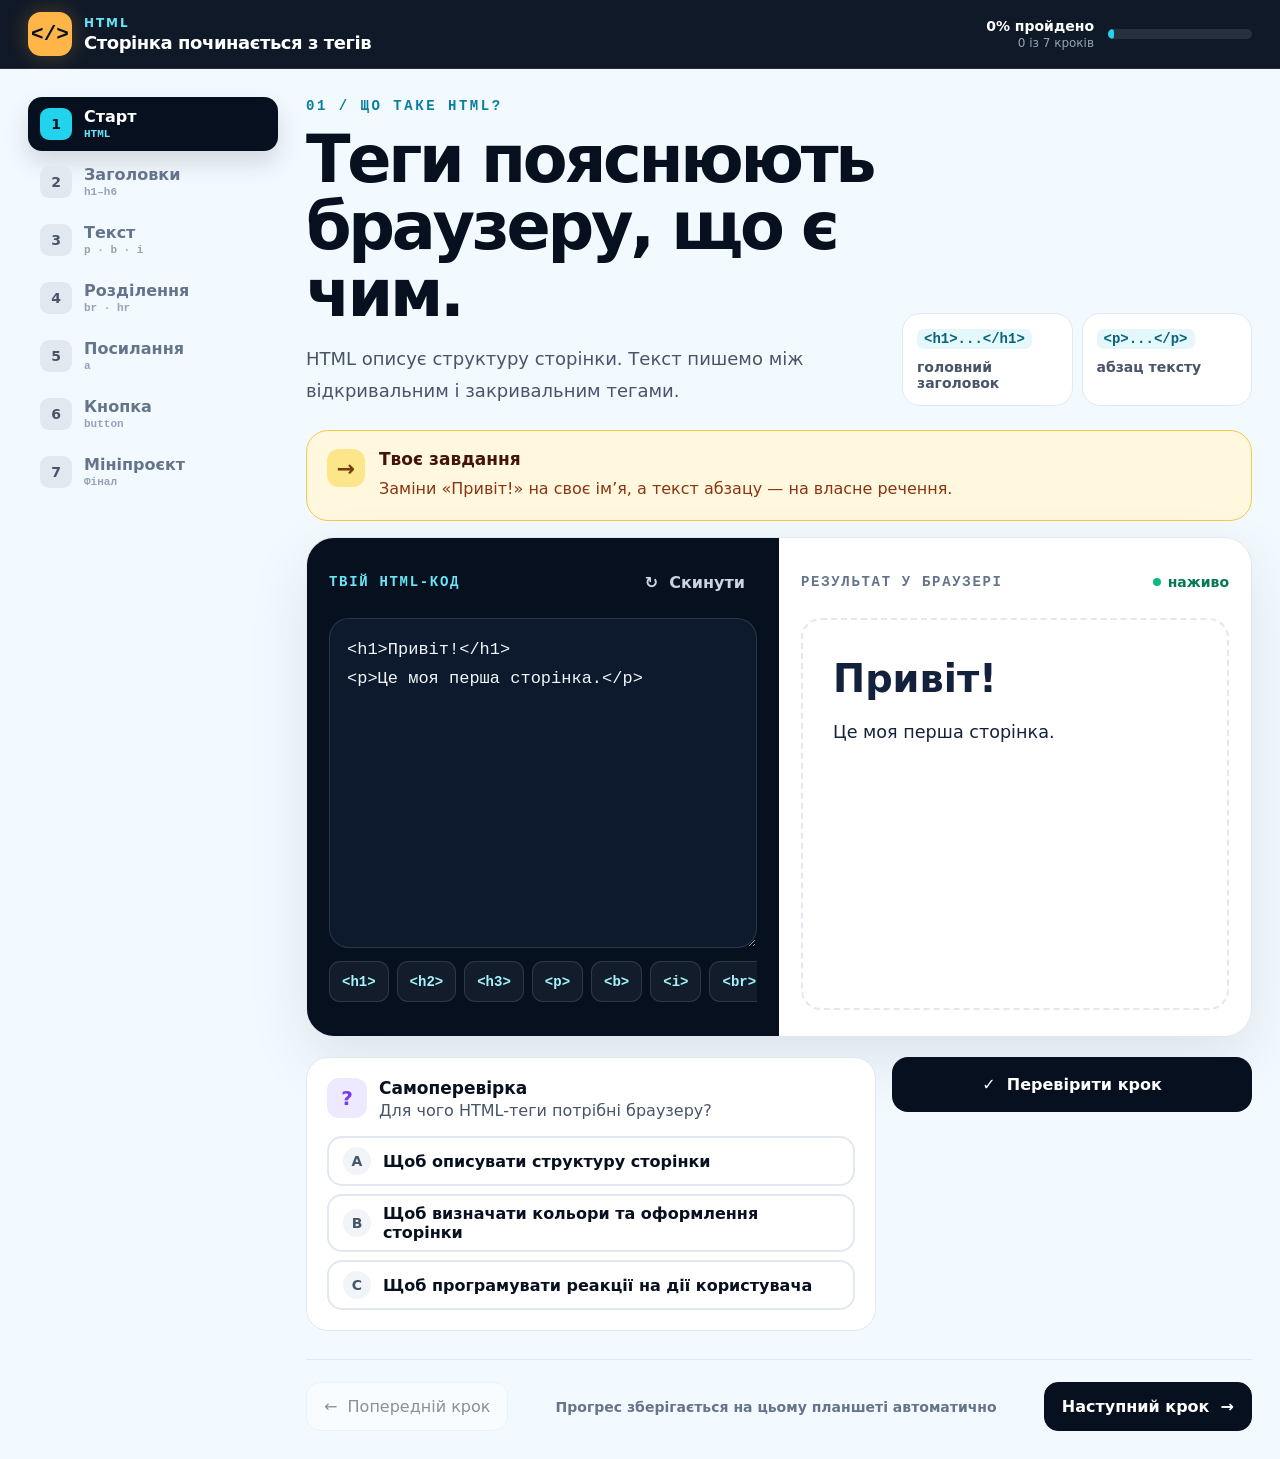
<file: заняття_2/task/index.html>
<!doctype html>
<html lang="uk">
  <head>
    <meta charset="UTF-8">
    <meta name="viewport" content="width=device-width, initial-scale=1">
    <meta name="description" content="Інтерактивний урок HTML із вправами, самоперевіркою та мініпроєктом.">
    <meta name="theme-color" content="#07101f">
    <title>HTML: базові теги — інтерактивний урок</title>
    <link rel="stylesheet" href="./styles.css">
  </head>
  <body>
    <noscript>
      <div class="noscript">Для роботи інтерактивного уроку увімкніть JavaScript у браузері.</div>
    </noscript>
    <div id="app"></div>
    <script src="./app.js" defer></script>
  </body>
</html>
</file>
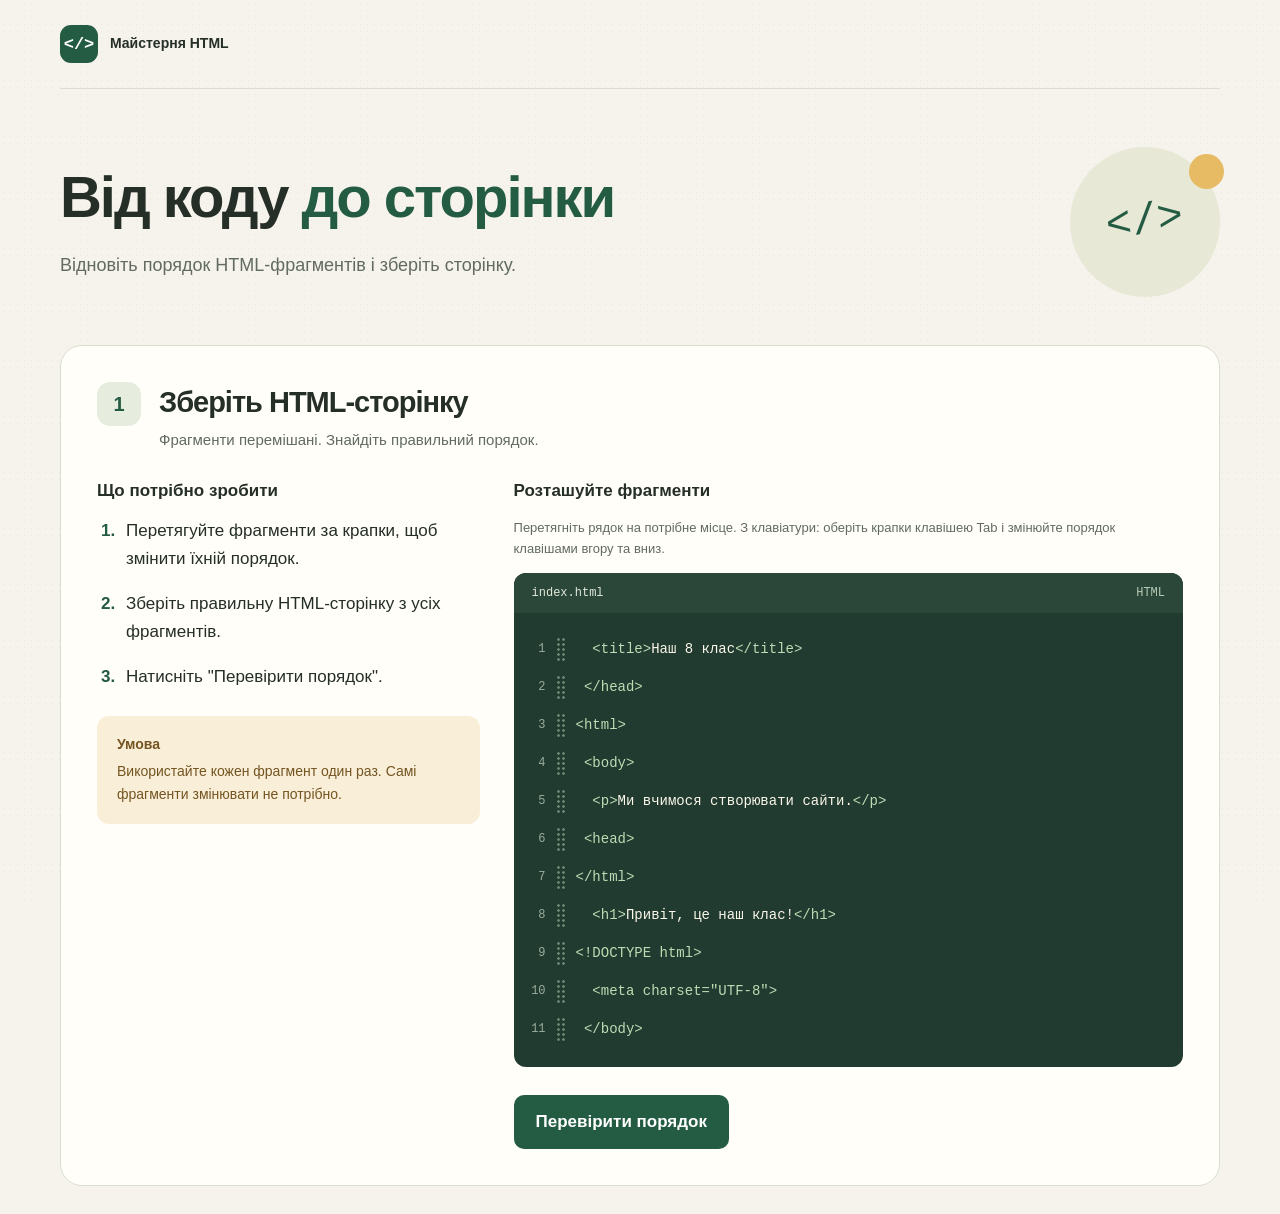
<file: заняття_12/html-tasks.html>
<!DOCTYPE html>
<html lang="uk">
<head>
  <meta charset="UTF-8">
  <meta name="viewport" content="width=device-width, initial-scale=1">
  <meta name="description" content="Практичне завдання з HTML. Відновіть порядок фрагментів і зберіть сторінку.">
  <title>Від коду до сторінки | Практика HTML</title>
  <link rel="icon" href="data:image/svg+xml,%3Csvg xmlns='http://www.w3.org/2000/svg' viewBox='0 0 40 40'%3E%3Crect width='40' height='40' rx='10' fill='%23245b43'/%3E%3Ctext x='20' y='27' text-anchor='middle' font-family='monospace' font-size='20' fill='white'%3E%26lt;/%26gt;%3C/text%3E%3C/svg%3E">
  <style>
    :root { color-scheme:light; --paper:#f5f3eb; --white:#fffef9; --ink:#252e27; --muted:#626b60; --green:#245b43; --line:#d9decf; --sage:#e6eddf; }
    * { box-sizing:border-box; }
    [hidden] { display:none !important; }
    html { scroll-behavior:smooth; scroll-padding-top:24px; }
    body { margin:0; background:var(--paper); color:var(--ink); font:17px/1.65 Onest, "Segoe UI", Arial, sans-serif; }
    body::before { content:""; position:fixed; inset:0; z-index:-1; background-image:radial-gradient(#b0b6a3 .5px, transparent .5px); background-size:7px 7px; opacity:.18; pointer-events:none; }
    button { font:inherit; cursor:pointer; }
    :focus-visible { outline:3px solid #a36a1b; outline-offset:5px; }
    h1,h2,h3,p { margin-top:0; }
    h1,h2,h3 { line-height:1.18; letter-spacing:-.035em; }
    .shell { max-width:1240px; margin:auto; padding:0 40px; }
    .topbar { display:flex; justify-content:space-between; align-items:center; gap:20px; padding:25px 0; border-bottom:1px solid var(--line); }
    .brand { display:flex; align-items:center; gap:12px; font-size:14px; font-weight:700; }
    .brand-icon { width:38px; height:38px; display:grid; place-items:center; color:white; background:var(--green); border-radius:11px; font:700 17px monospace; }
    .print { border:1px solid #bdc7b5; background:transparent; color:var(--green); padding:8px 15px; border-radius:8px; font-size:13px; min-height:42px; }
    .print:hover { background:var(--sage); }
    .hero { display:flex; justify-content:space-between; align-items:center; gap:40px; padding:58px 0 48px; }
    h1 { font-size:clamp(36px,5vw,58px); max-width:760px; font-weight:650; margin-bottom:20px; }
    h1 span { color:var(--green); }
    .lead { max-width:650px; color:var(--muted); font-size:18px; margin-bottom:0; }
    .hero-mark { width:150px; height:150px; flex-shrink:0; border-radius:50%; display:grid; place-items:center; background:#e8e8d6; position:relative; }
    .hero-mark code { font-size:43px; color:var(--green); transform:rotate(-8deg); }
    .hero-mark::after { content:""; width:35px; height:35px; position:absolute; right:-4px; top:7px; border-radius:50%; background:#e7bb64; }
    .task { background:var(--white); border:1px solid var(--line); border-radius:22px; padding:36px; margin-bottom:28px; scroll-margin-top:10px; }
    .task-head { display:flex; align-items:flex-start; gap:18px; margin-bottom:28px; }
    .number { display:grid; place-items:center; width:44px; height:44px; flex-shrink:0; background:var(--sage); color:var(--green); font-size:20px; border-radius:13px; font-weight:650; }
    h2 { font-size:29px; font-weight:650; margin:3px 0 9px; }
    .task-head p { margin:0; color:var(--muted); font-size:15px; }
    .task-grid { display:grid; grid-template-columns:minmax(0,1fr) minmax(0,1.15fr); gap:34px; align-items:start; }
    h3 { font-size:17px; letter-spacing:0; margin:0 0 16px; }
    .instructions { padding-left:23px; margin:0; }
    .instructions li { padding-left:6px; margin-bottom:17px; }
    .instructions li::marker { color:var(--green); font-weight:700; }
    .note { background:#f9efd8; border-radius:12px; padding:17px 20px; font-size:14px; margin-top:25px; color:#745421; }
    .note strong { display:block; margin-bottom:4px; }
    .code-head { background:#2b473a; color:#e1e9db; display:flex; justify-content:space-between; align-items:center; padding:11px 18px; gap:12px; font:12px/1.5 "Courier New",monospace; }
    .code-head span:last-child { color:#b5c9b4; }
    .small { font-size:13px; color:var(--muted); }
    #check-order { margin-top:28px; padding:13px 22px; border:0; border-radius:10px; background:var(--green); color:white; font-weight:600; }
    #check-order:hover { background:#19432f; }
    .sort-workspace { min-width:0; }
    #task-1 .task-grid { grid-template-columns:minmax(0,.8fr) minmax(0,1.4fr); }
    .code-editor { background:#213b30; border-radius:12px; overflow:hidden; }
    .fragment-list { list-style:none; padding:18px 0; margin:0; counter-reset:fragment; }
    .fragment { counter-increment:fragment; display:flex; align-items:center; gap:10px; min-height:38px; padding:3px 16px 3px 12px; border:0; background:transparent; cursor:grab; }
    .fragment::before { content:counter(fragment); color:#9cad9d; font:12px/1.8 "Courier New",monospace; min-width:20px; text-align:right; }
    .fragment code { flex:1; min-width:0; padding-left:calc(var(--indent) * 1ch); overflow-wrap:anywhere; white-space:pre-wrap; font:14px/1.8 "Courier New",monospace; color:#fbf7e9; }
    .grip { flex-shrink:0; border:0; background:radial-gradient(circle,#95ac96 1px,transparent 1.6px) 0 0 / 5px 5px; width:10px; height:25px; padding:0; cursor:grab; touch-action:none; opacity:.65; }
    .fragment:hover,.fragment:focus-within { background:#2c493b; }
    .fragment.dragging { opacity:.5; background:#3c604b; box-shadow:inset 0 2px #d6c17c; }
    .fragment.dragging,.fragment.dragging .grip { cursor:grabbing; }
    .fragment .tag { color:#bddcb4; }
    @media (max-width:650px) { #task-1 .task-grid { grid-template-columns:1fr; } .fragment { gap:7px; padding-right:10px; } .fragment code { font-size:12px; } }
    .sort-feedback { font-size:14px; margin:16px 0 0; color:var(--green); }
    .sort-feedback:empty { display:none; }
    .sort-feedback.retry { color:#80541b; }
    @media print { .grip,#check-order { display:none; } .code-editor { background:#f5f5f5; } .fragment { break-inside:avoid; } .fragment code,.fragment::before,.fragment .tag { color:#111; } }
    @media (max-width:900px) { .hero-mark { width:110px; height:110px; } .task-grid { gap:25px; } }
    @media (max-width:650px) { .shell { padding:0 18px; } .topbar { padding:18px 0; } .brand { font-size:12px; gap:8px; } .print { font-size:12px; padding:8px 10px; } .hero { padding:35px 0 28px; } .hero-mark { display:none; } .lead { font-size:16px; } .task { padding:23px 18px; border-radius:16px; } .task-head { gap:12px; } h2 { font-size:24px; } .number { width:36px; height:36px; font-size:17px; } }
    @media (prefers-reduced-motion:reduce) { html { scroll-behavior:auto; } }
    @media print { body { background:white; font-size:11pt; } .shell { max-width:none; padding:0; } .print,.hero-mark { display:none; } .topbar { padding:0 0 10px; } .hero { padding:20px 0; } h1 { font-size:27pt; } .lead { font-size:11pt; } .task { border:0; padding:16px 0; margin:0; border-radius:0; } .task-head { margin-bottom:18px; } h2 { font-size:20pt; } .task-grid { gap:18px; } .code-head { background:#f5f5f5; color:#111; } .code-head span:last-child { color:#111; } .note { background:#f5f5f5; color:#222; } }
  </style>
</head>
<body>
  <div class="shell">
    <header class="topbar">
      <div class="brand"><span class="brand-icon" aria-hidden="true">&lt;/&gt;</span> Майстерня HTML</div>
      <button class="print" style="display: none" type="button" id="print-button" hidden></button>
    </header>
    <main>
      <section class="hero" aria-labelledby="page-title">
        <div>
          <h1 id="page-title">Від коду <span>до сторінки</span></h1>
          <p class="lead">Відновіть порядок HTML-фрагментів і зберіть сторінку.</p>
        </div>
        <div class="hero-mark" aria-hidden="true"><code>&lt;/&gt;</code></div>
      </section>
      <section class="task" id="task-1" aria-labelledby="task-1-title">
        <div class="task-head">
          <span class="number" aria-hidden="true">1</span>
          <div><h2 id="task-1-title">Зберіть HTML-сторінку</h2><p>Фрагменти перемішані. Знайдіть правильний порядок.</p></div>
        </div>
        <div class="task-grid">
          <div>
            <h3>Що потрібно зробити</h3>
            <ol class="instructions">
              <li>Перетягуйте фрагменти за крапки, щоб змінити їхній порядок.</li>
              <li>Зберіть правильну HTML-сторінку з усіх фрагментів.</li>
              <li>Натисніть "Перевірити порядок".</li>
            </ol>
            <div class="note"><strong>Умова</strong>Використайте кожен фрагмент один раз. Самі фрагменти змінювати не потрібно.</div>
          </div>
          <div class="sort-workspace">
            <h3 id="sort-title">Розташуйте фрагменти</h3>
            <p class="small" id="sort-help">Перетягніть рядок на потрібне місце. З клавіатури: оберіть крапки клавішею Tab і змінюйте порядок клавішами вгору та вниз.</p>
            <div class="code-editor">
              <div class="code-head"><span>index.html</span><span>HTML</span></div>
              <ol class="fragment-list" id="fragments" aria-labelledby="sort-title" aria-describedby="sort-help"></ol>
            </div>
            <button id="check-order" type="button">Перевірити порядок</button>
            <p class="sort-feedback" id="sort-feedback" role="status" aria-live="polite"></p>
            <noscript>Для перетягування фрагментів увімкніть JavaScript у браузері.</noscript>
          </div>
        </div>
      </section>
    </main>
  </div>
  <script>
    const printButton = document.getElementById('print-button');
    printButton.hidden = false;
    printButton.addEventListener('click', () => window.print());
    const feedback = document.getElementById('sort-feedback');
    const list = document.getElementById('fragments');
    const fragments = [
      '</body>',
      '<title>Наш 8 клас</title>',
      '<html>',
      '<h1>Привіт, це наш клас!</h1>',
      '</head>',
      '<body>',
      '</html>',
      '<head>',
      '<p>Ми вчимося створювати сайти.</p>',
      '<!DOCTYPE html>',
      '<meta charset="UTF-8">'
    ];
    const validOrders = [[10, 1], [1, 10]].flatMap(head =>
      [[3, 8], [8, 3]].map(body => [9, 2, 7, ...head, 4, 5, ...body, 0, 6].join(','))
    );
    let dragging = null;
    let touchPointer = null;

    function moveDragged(clientY, target) {
      const row = target?.closest('.fragment');
      if (!dragging || !row || row === dragging || row.parentElement !== list) return;
      const midpoint = row.getBoundingClientRect().top + row.offsetHeight / 2;
      list.insertBefore(dragging, clientY < midpoint ? row : row.nextSibling);
      feedback.textContent = '';
    }

    function finishDrag() {
      dragging?.classList.remove('dragging');
      dragging = null;
      touchPointer = null;
    }

    const shuffledIds = fragments.map((_, id) => id);
    do {
      for (let i = shuffledIds.length - 1; i > 0; i--) {
        const j = Math.floor(Math.random() * (i + 1));
        [shuffledIds[i], shuffledIds[j]] = [shuffledIds[j], shuffledIds[i]];
      }
    } while (validOrders.includes(shuffledIds.join(',')));

    shuffledIds.forEach(id => {
      const text = fragments[id];
      const row = document.createElement('li');
      row.className = 'fragment';
      row.dataset.id = id;
      row.draggable = true;
      const grip = document.createElement('button');
      grip.type = 'button';
      grip.className = 'grip';
      grip.setAttribute('aria-label', 'Перетягнути фрагмент: ' + text);
      const code = document.createElement('code');
      row.style.setProperty('--indent', [2, 6, 9].includes(id) ? 0 : [1, 3, 8, 10].includes(id) ? 2 : 1);
      for (const part of text.split(/(<[^>]+>)/g)) {
        if (part.startsWith('<')) {
          const tag = document.createElement('span');
          tag.className = 'tag';
          tag.textContent = part;
          code.append(tag);
        } else {
          code.append(document.createTextNode(part));
        }
      }
      row.append(grip, code);
      grip.addEventListener('keydown', event => {
        if (!['ArrowUp', 'ArrowDown'].includes(event.key)) return;
        event.preventDefault();
        const neighbor = event.key === 'ArrowUp' ? row.previousElementSibling : row.nextElementSibling;
        if (!neighbor) return;
        list.insertBefore(row, event.key === 'ArrowUp' ? neighbor : neighbor.nextSibling);
        feedback.textContent = '';
        grip.focus({ preventScroll: true });
      });
      row.addEventListener('dragstart', event => {
        dragging = row;
        event.dataTransfer.effectAllowed = 'move';
        event.dataTransfer.setData('text/plain', String(id));
        row.classList.add('dragging');
      });
      row.addEventListener('dragend', finishDrag);
      grip.addEventListener('pointerdown', event => {
        if (event.pointerType === 'mouse') return;
        dragging = row;
        touchPointer = event.pointerId;
        row.classList.add('dragging');
        event.preventDefault();
      });
      list.append(row);
    });
    document.addEventListener('pointermove', event => {
      if (event.pointerId !== touchPointer) return;
      event.preventDefault();
      if (event.clientY < 70) window.scrollBy(0, -18);
      if (event.clientY > innerHeight - 70) window.scrollBy(0, 18);
      moveDragged(event.clientY, document.elementFromPoint(event.clientX, event.clientY));
    }, { passive: false });
    document.addEventListener('pointerup', event => {
      if (event.pointerId === touchPointer) finishDrag();
    });
    document.addEventListener('pointercancel', event => {
      if (event.pointerId === touchPointer) finishDrag();
    });
    list.addEventListener('dragover', event => {
      if (!dragging) return;
      event.preventDefault();
      event.dataTransfer.dropEffect = 'move';
      moveDragged(event.clientY, event.target);
    });
    list.addEventListener('drop', event => {
      event.preventDefault();
      finishDrag();
    });
    document.getElementById('check-order').addEventListener('click', () => {
      const order = [...list.children].map(row => Number(row.dataset.id)).join(',');
      const solved = validOrders.includes(order);
      feedback.classList.toggle('retry', !solved);
      feedback.textContent = solved
        ? 'Сторінку зібрано правильно!'
        : 'Усі фрагменти на місці. Порядок ще потребує змін: перевірте вкладеність і пари тегів. Ще одна спроба допоможе!';
    });
  </script>
</body>
</html>
</file>
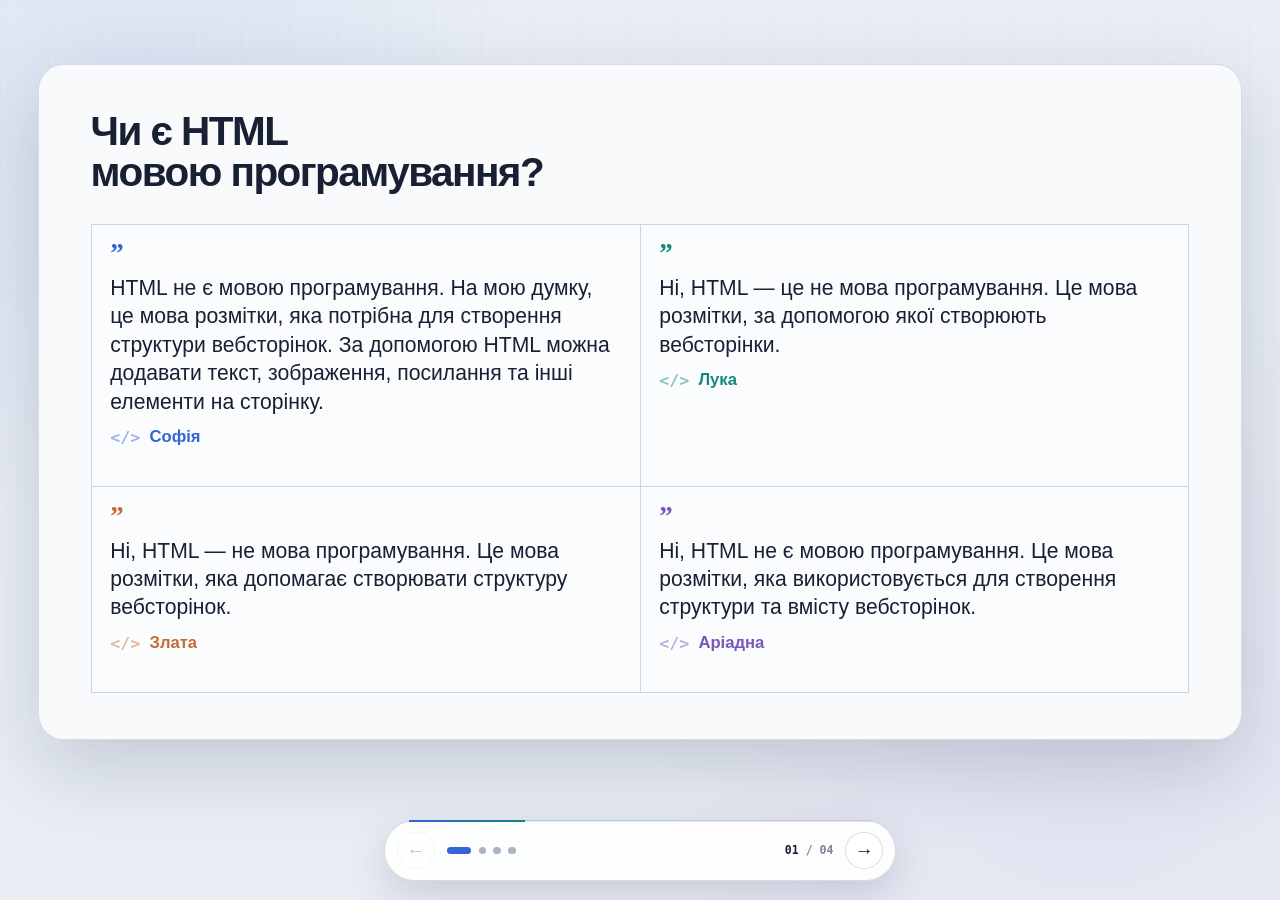
<file: заняття_2/HTML_мовою_програмування.html>
<!doctype html>
<html lang="uk">
<head>
  <meta charset="utf-8">
  <meta name="viewport" content="width=device-width, initial-scale=1">
  <title>Чи є HTML мовою програмування? — думки учнів</title>
  <style>
    :root {
      --bg: #e9eef5;
      --paper: #f8fafc;
      --card: #fff;
      --text: #182033;
      --muted: #667188;
      --line: #ccd5e2;
      --blue: #3564d8;
      --green: #16877f;
      --orange: #c76a36;
      --violet: #7657ba;
    }
    * { box-sizing: border-box; }
    html, body { min-height: 100%; }
    body {
      margin: 0;
      overflow: hidden;
      color: var(--text);
      background:
        radial-gradient(circle at 12% 18%, rgba(53,100,216,.09), transparent 24rem),
        radial-gradient(circle at 85% 78%, rgba(118,87,186,.08), transparent 28rem),
        var(--bg);
      font-family: "Avenir Next", "Segoe UI", Arial, sans-serif;
    }
    body::before {
      content: "";
      position: fixed;
      inset: 0;
      pointer-events: none;
      opacity: .22;
      background-image:
        linear-gradient(rgba(70,88,122,.12) 1px, transparent 1px),
        linear-gradient(90deg, rgba(70,88,122,.12) 1px, transparent 1px);
      background-size: 48px 48px;
      mask-image: linear-gradient(to bottom, black, transparent 75%);
    }
    .stage {
      min-height: 100svh;
      display: grid;
      place-items: center;
      padding-bottom: 6rem;
    }
    .slide {
      display: none;
      width: min(94vw, calc((100svh - 7.5rem) * 16 / 9));
      aspect-ratio: 16 / 9;
      max-height: calc(100svh - 7.5rem);
      overflow: hidden;
      padding: 3.6% 4%;
      border: 1px solid rgba(76,94,128,.2);
      border-radius: clamp(1rem, 2vw, 1.8rem);
      background: var(--paper);
      box-shadow: 0 28px 80px rgba(46,58,84,.2);
      animation: reveal .35s ease both;
    }
    .slide.active { display: flex; flex-direction: column; }
    @keyframes reveal { from { opacity: 0; transform: translateX(20px); } }
    h1 {
      flex: 0 0 auto;
      max-width: 94%;
      margin: 0;
      font-size: clamp(1.85rem, min(3.2vw, 4.5vh), 3.35rem);
      font-weight: 720;
      line-height: 1.03;
      letter-spacing: -.038em;
    }
    .quotes-4 {
      flex: 1;
      min-height: 0;
      display: grid;
      grid-template-columns: 1fr 1fr;
      margin-top: 2.7%;
      border-top: 1px solid var(--line);
      border-left: 1px solid var(--line);
    }
    .quote {
      min-width: 0;
      padding: 2.8% 3.4%;
      border-right: 1px solid var(--line);
      border-bottom: 1px solid var(--line);
      background: rgba(255,255,255,.55);
    }
    .quote-mark {
      margin-bottom: 1.4%;
      color: var(--blue);
      font: 800 clamp(1.4rem, 2.1vw, 1.9rem)/1 Georgia, serif;
    }
    .quote p {
      margin: 0;
      font-size: clamp(1rem, min(1.75vw, 2.35vh), 1.48rem);
      line-height: 1.34;
    }
    .author {
      display: flex;
      align-items: center;
      gap: .55em;
      margin-top: 2.2%;
      color: var(--blue);
      font-size: clamp(.88rem, min(1.4vw, 1.85vh), 1.1rem);
      font-weight: 750;
    }
    .author::before { content: "</>"; opacity: .48; font-family: ui-monospace, monospace; }
    .green .quote-mark, .green .author { color: var(--green); }
    .orange .quote-mark, .orange .author { color: var(--orange); }
    .violet .quote-mark, .violet .author { color: var(--violet); }
    .structure, .logic {
      flex: 1;
      min-height: 0;
      display: grid;
      gap: 2%;
      margin-top: 2.7%;
    }
    .structure { grid-template-columns: 1.03fr .97fr; }
    .structure-side { display: grid; min-height: 0; grid-template-rows: minmax(0, 1fr) minmax(0, 1fr); gap: 3.5%; }
    .structure .quote, .logic-card, .logic-side article, .view {
      border: 1px solid var(--line);
      border-radius: .75rem;
      background: var(--card);
    }
    .structure > .quote { display: flex; flex-direction: column; justify-content: flex-start; padding: 4%; }
    .structure-side .quote { display: flex; min-height: 0; flex-direction: column; justify-content: flex-start; padding: 3.4% 4%; }
    .structure .quote p { font-size: clamp(.96rem, min(1.52vw, 2.05vh), 1.3rem); line-height: 1.32; }
    .structure .author { margin-top: auto; padding-top: 2%; }
    .logic { grid-template-columns: 1.12fr .88fr; gap: 2.4%; }
    .logic-card { padding: 4%; }
    .logic-card .quote-mark { margin-top: 0; }
    .logic-card p {
      margin: 2.5% 0 0;
      font-size: clamp(1rem, min(1.62vw, 2.15vh), 1.36rem);
      font-weight: 450;
      line-height: 1.36;
    }
    .logic-side { display: grid; grid-template-rows: 1.08fr .92fr; gap: 3.5%; }
    .logic-side article { display: flex; flex-wrap: wrap; align-content: center; gap: .55rem; padding: 4%; }
    .logic-side .quote-mark { width: 100%; margin-bottom: 0; }
    .logic-side p { width: 100%; margin: 2% 0 0; font-size: clamp(.98rem, min(1.45vw, 1.95vh), 1.18rem); line-height: 1.36; }
    .chip {
      padding: .4em .65em;
      border: 1px solid rgba(53,100,216,.3);
      border-radius: .35rem;
      color: var(--blue);
      background: rgba(53,100,216,.06);
      font: 650 clamp(.55rem, .85vw, .74rem)/1 ui-monospace, monospace;
    }
    .spectrum {
      position: relative;
      display: flex;
      justify-content: flex-start;
      margin-top: 2.2%;
      color: var(--muted);
      font: 650 clamp(.58rem, .85vw, .74rem)/1 ui-monospace, monospace;
      text-transform: uppercase;
      letter-spacing: .08em;
    }
    .spectrum::after {
      content: "";
      position: absolute;
      left: 0;
      right: 0;
      top: calc(100% + .8rem);
      height: 3px;
      background: linear-gradient(90deg, var(--blue), var(--green), var(--orange));
    }
    .views {
      flex: 1;
      min-height: 0;
      display: grid;
      grid-template-columns: 1fr 1.08fr .92fr;
      gap: 2%;
      margin-top: 2.7%;
    }
    .view {
      display: flex;
      flex-direction: column;
      justify-content: space-between;
      padding: 4.5%;
      border-top: 4px solid var(--blue);
    }
    .view.green { border-top-color: var(--green); }
    .view.orange { border-top-color: var(--orange); }
    .view p { margin: 0; font-size: clamp(1.05rem, min(1.48vw, 2vh), 1.2rem); line-height: 1.37; }
    .view .author { margin-top: auto; padding-top: 4%; }
    nav {
      position: fixed;
      z-index: 10;
      left: 50%;
      bottom: 1.2rem;
      transform: translateX(-50%);
      display: flex;
      align-items: center;
      gap: .75rem;
      min-width: min(92vw, 32rem);
      padding: .65rem .75rem;
      border: 1px solid rgba(77,94,126,.22);
      border-radius: 999px;
      background: rgba(255,255,255,.9);
      box-shadow: 0 14px 40px rgba(58,70,98,.2);
      backdrop-filter: blur(18px);
    }
    .progress { position: absolute; left: 1.5rem; right: 1.5rem; top: -1px; height: 2px; background: rgba(72,87,115,.14); }
    .progress span { display: block; height: 100%; width: 25%; background: linear-gradient(90deg, var(--blue), var(--green)); transition: width .25s ease; }
    nav button {
      display: grid;
      place-items: center;
      width: 2.35rem;
      height: 2.35rem;
      padding: 0;
      border: 1px solid rgba(76,93,124,.2);
      border-radius: 50%;
      color: var(--text);
      background: rgba(255,255,255,.7);
      font-size: 1.2rem;
      cursor: pointer;
    }
    nav button:disabled { opacity: .28; cursor: default; }
    .dots { display: flex; gap: .45rem; }
    .dot { width: .48rem; height: .48rem; border: 0; border-radius: 50%; background: #aab4c4; cursor: pointer; }
    .dot.active { width: 1.55rem; border-radius: 999px; background: var(--blue); }
    .counter { margin-left: auto; color: #7b8699; font: 650 .72rem/1 ui-monospace, monospace; }
    .counter strong { color: var(--text); }
    @media (max-width: 760px) {
      body { overflow: auto; }
      .stage { display: block; min-height: 100svh; padding: 1rem 1rem 6rem; }
      .slide { width: 100%; min-height: calc(100svh - 7rem); max-height: none; aspect-ratio: auto; overflow-y: auto; padding: 2rem 1.35rem; }
      h1 { font-size: clamp(1.8rem, 7vw, 2.7rem); }
      .quotes-4, .structure, .logic, .views { flex: none; grid-template-columns: 1fr; margin-top: 2rem; }
      .quote p, .logic-card p, .logic-side p, .view p { font-size: 1.08rem; }
      .structure-side, .logic-side { margin-top: .6rem; }
      .spectrum { display: none; }
      nav { min-width: min(calc(100vw - 1.5rem), 32rem); bottom: .75rem; }
    }
    @media print {
      body { overflow: visible; background: #fff; }
      body::before, nav { display: none; }
      .stage { display: block; padding: 0; }
      .slide, .slide.active { display: flex; width: 100%; height: 100vh; max-height: none; break-after: page; border: 0; border-radius: 0; box-shadow: none; }
    }
  </style>
</head>
<body>
  <main class="stage">
    <section class="slide active" aria-label="Слайд 1">
      <h1>Чи є HTML<br>мовою програмування?</h1>
      <div class="quotes-4">
        <article class="quote"><div class="quote-mark">”</div><p>HTML не є мовою програмування. На мою думку, це мова розмітки, яка потрібна для створення структури вебсторінок. За допомогою HTML можна додавати текст, зображення, посилання та інші елементи на сторінку.</p><div class="author">Софія</div></article>
        <article class="quote green"><div class="quote-mark">”</div><p>Ні, HTML — це не мова програмування. Це мова розмітки, за допомогою якої створюють вебсторінки.</p><div class="author">Лука</div></article>
        <article class="quote orange"><div class="quote-mark">”</div><p>Ні, HTML — не мова програмування. Це мова розмітки, яка допомагає створювати структуру вебсторінок.</p><div class="author">Злата</div></article>
        <article class="quote violet"><div class="quote-mark">”</div><p>Ні, HTML не є мовою програмування. Це мова розмітки, яка використовується для створення структури та вмісту вебсторінок.</p><div class="author">Аріадна</div></article>
      </div>
    </section>

    <section class="slide" aria-label="Слайд 2">
      <h1>HTML пояснює браузеру, що де розташовано</h1>
      <div class="structure">
        <article class="quote"><div class="quote-mark">”</div><p>HTML не є мовою програмування. Він слугує стандартом для спілкування в інтернет-браузері з інтернет-сторінками. Можна ще сказати, що це інструкція для браузера про те, як саме розташувати елементи на сайті.</p><div class="author">Діана</div></article>
        <div class="structure-side">
          <article class="quote green"><div class="quote-mark">”</div><p>HTML не є мовою програмування. HTML (HyperText Markup Language) — це мова розмітки гіпертексту. Вона використовується для структурування та відображення контенту на вебсторінці: заголовків, абзаців, списків, посилань і зображень.</p><div class="author">Роман</div></article>
          <article class="quote orange"><div class="quote-mark">”</div><p>HTML — це не мова програмування, а лише «конструктор» для створення каркаса сторінки, який не вміє самостійно думати чи робити обчислення.</p><div class="author">Євангеліна</div></article>
        </div>
      </div>
    </section>

    <section class="slide" aria-label="Слайд 3">
      <h1>У HTML немає алгоритмічної логіки</h1>
      <div class="logic">
        <article class="logic-card"><div class="quote-mark">”</div><p>Ні, HTML не є мовою програмування, оскільки це мова розмітки гіпертексту. Вона призначена для створення каркаса та структури вебсторінки, але не містить алгоритмічної логіки. У HTML відсутні логічні умови, цикли та змінні, тому він лише описує браузеру, як має відображатися контент.</p><div class="author">Іван</div></article>
        <div class="logic-side">
          <article class="orange"><div class="quote-mark">”</div><p>«Ні, тому що він не має обчислень, також не може змінювати дані за алгоритмом»</p><div class="author">Артем</div></article>
          <article class="green"><div class="quote-mark">”</div><p>«HTML нічого не рахує й не робить дій. Він просто пояснює браузеру, як має виглядати сторінка»</p><div class="author">Марія</div></article>
        </div>
      </div>
    </section>

    <section class="slide" aria-label="Слайд 4">
      <h1>HTML описує структуру вебсторінки</h1>
      <div class="views">
        <article class="view"><div class="quote-mark">”</div><p>«Ні, HTML — це не мова програмування, а мова розмітки. Вона потрібна, щоб створювати структуру сайту: заголовки, текст, картинки. У ній немає обчислень чи складних алгоритмів»</p><div class="author">Іван</div></article>
        <article class="view green"><div class="quote-mark">”</div><p>«Я ще не знаю, чи є HTML мовою програмування, тому що тільки починаю його вивчати, але думаю, що HTML потрібен для створення та оформлення структури вебсторінок»</p><div class="author">Вероніка</div></article>
        <article class="view orange"><div class="quote-mark">”</div><p>«Технічно так, але це тільки через те, що програмування дослівно має значення створювати інструкції для комп’ютера»</p><div class="author">Максим</div></article>
      </div>
    </section>
  </main>

  <nav aria-label="Навігація презентацією">
    <div class="progress"><span></span></div>
    <button id="prev" type="button" aria-label="Попередній слайд">←</button>
    <div class="dots" aria-label="Слайди"></div>
    <span class="counter"><strong>01</strong> / 04</span>
    <button id="next" type="button" aria-label="Наступний слайд">→</button>
  </nav>

  <script>
    const slides = [...document.querySelectorAll('.slide')];
    const dotsBox = document.querySelector('.dots');
    const counter = document.querySelector('.counter strong');
    const progress = document.querySelector('.progress span');
    const previous = document.querySelector('#prev');
    const next = document.querySelector('#next');
    let current = 0;
    let touchStart = null;

    slides.forEach((_, index) => {
      const dot = document.createElement('button');
      dot.type = 'button';
      dot.className = 'dot';
      dot.setAttribute('aria-label', `Перейти до слайда ${index + 1}`);
      dot.addEventListener('click', () => show(index));
      dotsBox.append(dot);
    });

    function show(index) {
      current = Math.max(0, Math.min(slides.length - 1, index));
      slides.forEach((slide, i) => slide.classList.toggle('active', i === current));
      [...dotsBox.children].forEach((dot, i) => dot.classList.toggle('active', i === current));
      counter.textContent = String(current + 1).padStart(2, '0');
      progress.style.width = `${((current + 1) / slides.length) * 100}%`;
      previous.disabled = current === 0;
      next.disabled = current === slides.length - 1;
    }

    previous.addEventListener('click', () => show(current - 1));
    next.addEventListener('click', () => show(current + 1));
    addEventListener('keydown', event => {
      if (['ArrowRight', 'PageDown', ' '].includes(event.key)) { event.preventDefault(); show(current + 1); }
      if (['ArrowLeft', 'PageUp'].includes(event.key)) { event.preventDefault(); show(current - 1); }
      if (event.key === 'Home') show(0);
      if (event.key === 'End') show(slides.length - 1);
    });
    addEventListener('touchstart', event => { touchStart = event.touches[0]?.clientX ?? null; }, { passive: true });
    addEventListener('touchend', event => {
      if (touchStart === null) return;
      const delta = (event.changedTouches[0]?.clientX ?? touchStart) - touchStart;
      if (Math.abs(delta) > 60) show(current + (delta < 0 ? 1 : -1));
      touchStart = null;
    }, { passive: true });
    show(0);
  </script>
</body>
</html>
</file>
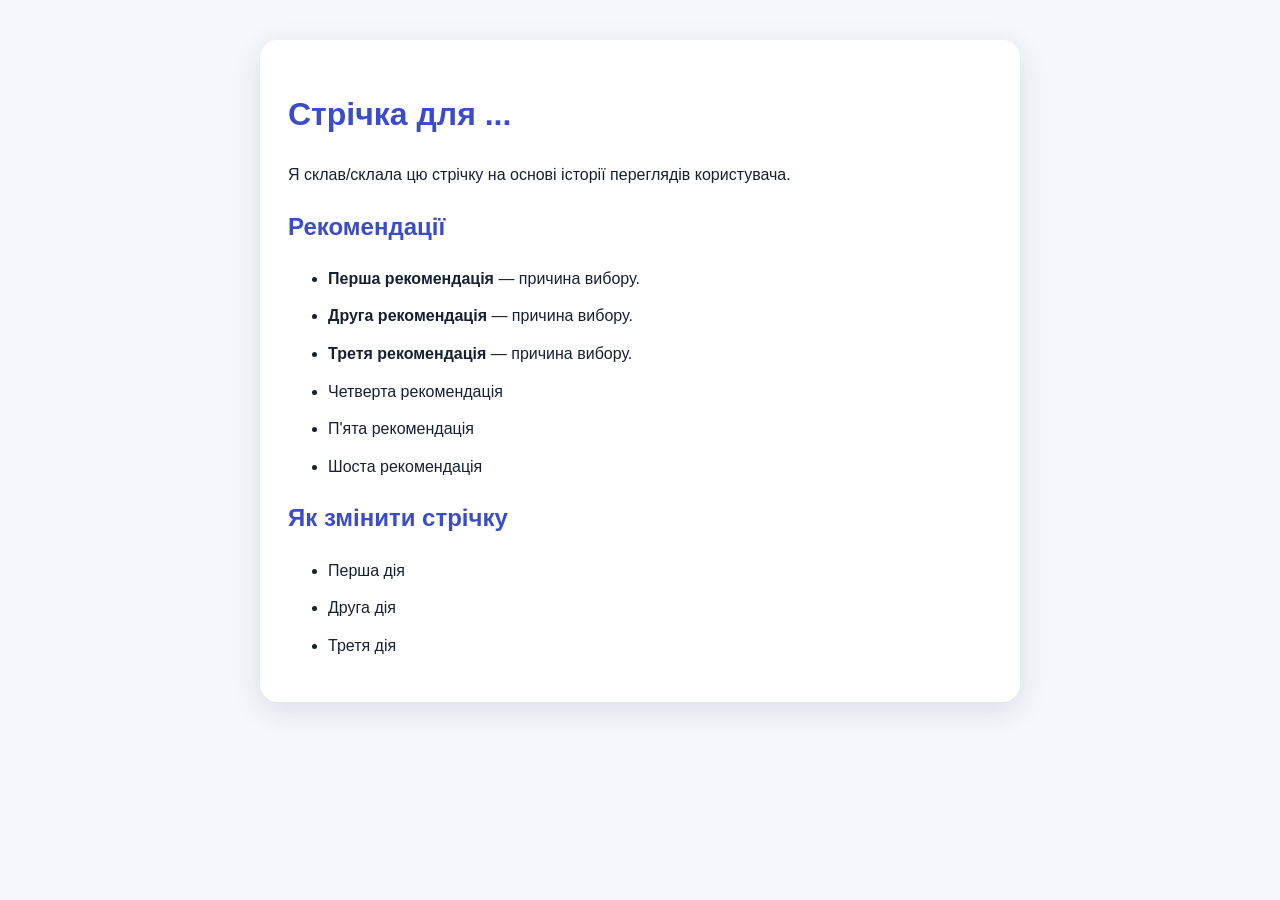
<file: заняття_6/Шаблон_стрічки.html>
<!DOCTYPE html>
<html lang="uk">
<head>
  <meta charset="UTF-8">
  <meta name="viewport" content="width=device-width, initial-scale=1.0">
  <title>Персональна стрічка</title>
  <style>
    body {
      max-width: 760px;
      margin: 40px auto;
      padding: 0 20px;
      color: #172033;
      background: #f4f7fb;
      font-family: Arial, sans-serif;
      line-height: 1.6;
    }

    main {
      padding: 28px;
      background: white;
      border-radius: 18px;
      box-shadow: 0 8px 30px rgba(33, 48, 78, 0.12);
    }

    h1,
    h2 {
      color: #3b4cca;
    }

    li {
      margin-bottom: 12px;
    }
  </style>
</head>
<body>
  <main>
    <!-- Замініть три крапки на ім'я користувача. -->
    <h1>Стрічка для ...</h1>

    <p>Я склав/склала цю стрічку на основі історії переглядів користувача.</p>

    <h2>Рекомендації</h2>

    <!-- Додайте шість пунктів. Для перших трьох напишіть причину. -->
    <ul>
      <li><b>Перша рекомендація</b> — причина вибору.</li>
      <li><b>Друга рекомендація</b> — причина вибору.</li>
      <li><b>Третя рекомендація</b> — причина вибору.</li>
      <li>Четверта рекомендація</li>
      <li>П'ята рекомендація</li>
      <li>Шоста рекомендація</li>
    </ul>

    <h2>Як змінити стрічку</h2>

    <!-- Додайте три доречні дії користувача. -->
    <ul>
      <li>Перша дія</li>
      <li>Друга дія</li>
      <li>Третя дія</li>
    </ul>
  </main>
</body>
</html>
</file>
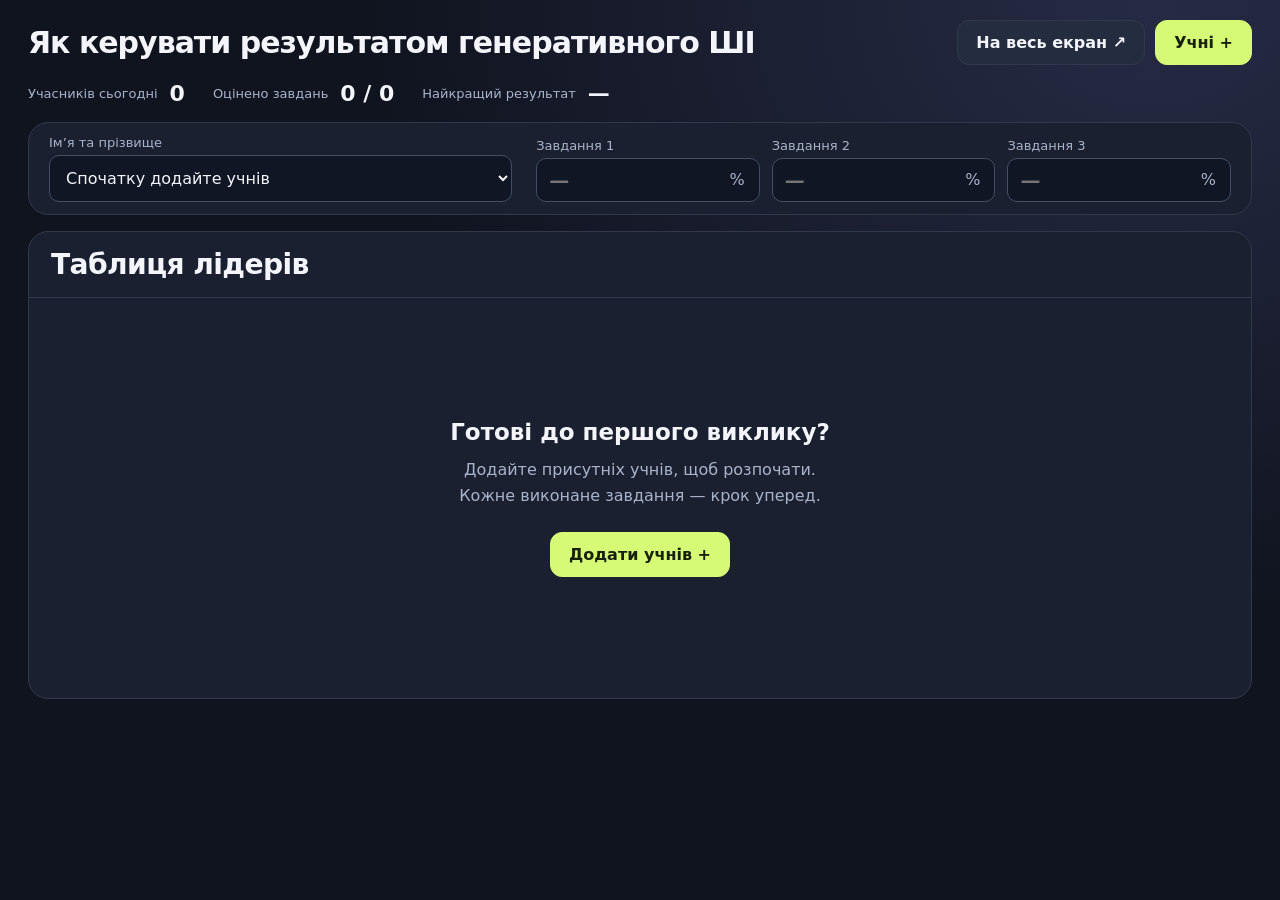
<file: заняття_8/leaderboard.html>
<!doctype html>
<html lang="uk">
<head>
<meta charset="utf-8"><meta name="viewport" content="width=device-width, initial-scale=1">
<title>Image Generation Leaders</title>
<style>
:root{color-scheme:dark;--bg:#10141f;--panel:#1a2030;--line:#30394c;--text:#f3f5fb;--muted:#a8b4cc;--lime:#d6fa75;--violet:#b5a0ff}*{box-sizing:border-box}body{margin:0;background:radial-gradient(ellipse at 90% 0%,#262b45 0,transparent 48%),var(--bg);color:var(--text);font-family:system-ui,-apple-system,sans-serif;min-height:100vh}main{max-width:1500px;margin:auto;padding:44px 40px}header{display:flex;justify-content:space-between;align-items:center;gap:24px}.eyebrow{font-size:13px;font-weight:750;letter-spacing:2px;color:var(--lime);text-transform:uppercase}h1{font-size:clamp(30px,4vw,52px);letter-spacing:-2px;margin:12px 0}p{color:var(--muted);line-height:1.6}button,input,select{font:inherit}button{cursor:pointer;border:1px solid var(--line);border-radius:12px;background:#242d40;color:var(--text);padding:12px 18px;font-weight:650}button:hover{background:#36415a}button.primary{background:var(--lime);color:#18200c;border-color:var(--lime)}button:focus-visible,input:focus-visible,select:focus-visible{outline:3px solid var(--violet);outline-offset:3px}.actions{display:flex;gap:10px;flex-wrap:wrap}.stats{display:grid;grid-template-columns:repeat(3,1fr);gap:16px;margin:30px 0}.stat{border:1px solid var(--line);border-radius:18px;padding:20px 24px;background:#1a2030b3}.stat strong{display:block;font-size:32px;margin-top:6px}.stat span{color:var(--muted);font-size:14px}.workspace{display:grid;grid-template-columns:minmax(0,1fr) 310px;gap:24px;align-items:start}.board,.editor{background:var(--panel);border:1px solid var(--line);border-radius:20px;overflow:hidden}.section-head{padding:22px 24px;display:flex;justify-content:space-between;align-items:center;gap:12px;border-bottom:1px solid var(--line)}h2{font-size:19px;margin:0}.live{color:var(--lime);font-size:12px;letter-spacing:1px}.live:before{content:'●';margin-right:7px}.table-wrap{overflow:auto}table{width:100%;border-collapse:collapse;white-space:nowrap}th{color:var(--muted);font-size:12px;font-weight:600;text-align:center;padding:16px 12px}th:nth-child(2){text-align:left}td{padding:18px 12px;border-top:1px solid #2c3447;text-align:center;font-size:20px}td.name{text-align:left;font-weight:650;white-space:normal;min-width:170px}td.rank{width:75px;color:var(--muted);font-weight:800}.rank span{display:inline-grid;place-items:center;min-width:38px;height:38px;border-radius:12px}.top .rank span{background:var(--lime);color:#18200c}.top{background:#d6fa7508}.score{color:var(--muted)}.total{color:var(--lime);font-size:24px;font-weight:800}.bar{height:4px;background:#353e51;border-radius:3px;width:75px;margin:8px auto 0;overflow:hidden}.bar i{display:block;height:100%;background:var(--lime)}.empty{text-align:center;padding:65px 22px}.empty b{font-size:23px;display:block}.empty p{max-width:400px;margin:12px auto 24px}.editor{padding:24px}.editor h2{margin-bottom:8px}.editor p{font-size:14px;margin:0 0 22px}label{display:block;color:var(--muted);font-size:13px;margin:16px 0 8px}input,select{width:100%;min-width:0;background:#101623;color:var(--text);border:1px solid #424e66;border-radius:10px;padding:12px}select{font-size:15px}.field{position:relative}.field input{padding-right:38px;font-size:24px;font-weight:700}.field span{position:absolute;right:15px;top:16px;color:var(--muted);pointer-events:none}.editor small{display:block;color:var(--muted);line-height:1.6;margin-top:20px}.foot{display:flex;justify-content:space-between;gap:20px;margin-top:20px;font-size:12px;color:var(--muted)}#save-status.error{color:#ffb2b2}dialog{width:min(560px,calc(100% - 32px));border:1px solid #46516a;border-radius:22px;background:var(--panel);color:var(--text);padding:28px;max-height:85vh}dialog::backdrop{background:#070b14c9;backdrop-filter:blur(6px)}.modal-head{display:flex;align-items:center;justify-content:space-between}.modal-head button{padding:8px 13px}form .names{display:grid;grid-template-columns:1fr 1fr;gap:12px}form .primary{width:100%;margin:18px 0}#roster{list-style:none;padding:0;margin:10px 0 0;max-height:36vh;overflow:auto}#roster li{display:flex;align-items:center;justify-content:space-between;gap:12px;padding:12px 0;border-top:1px solid var(--line)}.delete{color:#ffb2b2;font-size:13px;padding:8px 10px}#message{font-size:13px;color:#ffb2b2;margin:0}.roster-count{font-size:13px;color:var(--muted)}@media(min-width:1700px){main{max-width:1700px}td{font-size:25px;padding:22px 16px}}@media(max-width:950px){main{padding:28px 20px}.workspace{grid-template-columns:1fr}.editor{order:-1}.fields{display:grid;grid-template-columns:repeat(3,1fr);gap:12px}.editor small{margin-top:12px}header{align-items:start}h1{letter-spacing:-1px}.actions{justify-content:flex-end}}@media(max-width:560px){header{display:block}.actions{justify-content:start;margin-top:20px}.stats{gap:8px}.stat{padding:14px 12px}.stat strong{font-size:24px}.stat span{font-size:11px}.foot{flex-direction:column;gap:8px}td{font-size:17px}form .names{grid-template-columns:1fr}}

/* Presentation layout: two balanced ranking columns, read top to bottom. */
main{max-width:1920px;padding:20px 28px}h1{font-size:30px;margin:0;letter-spacing:-1px}header p{display:none}
.stats{display:flex;gap:28px;margin:16px 0}.stat{display:flex;align-items:center;gap:12px;padding:0;background:none;border:0}.stat strong{font-size:22px;margin:0}.stat span{font-size:13px}
.workspace{display:flex;flex-direction:column;gap:16px}.board{width:100%}.section-head{padding:16px 22px}.section-head h2{font-size:clamp(24px,2.2vw,36px);letter-spacing:-.6px}
.editor{order:-1;width:100%;display:grid;grid-template-columns:minmax(220px,1fr) 1.5fr;gap:24px;padding:12px 20px;align-items:end}.editor label{margin:0 0 5px}.fields{display:grid;grid-template-columns:repeat(3,minmax(0,1fr));gap:12px}.field input{font-size:20px;padding:9px 36px 9px 12px}.field span{top:12px}select{padding:12px;font-size:16px}
.leader-columns{display:grid;grid-template-columns:repeat(2,minmax(0,1fr));gap:24px;padding:10px 20px 18px}.leader-list{list-style:none;padding:0;margin:0;min-width:0}.leader-row{display:grid;grid-template-columns:48px minmax(0,1fr) auto;gap:14px;align-items:center;min-height:clamp(46px,5.5vh,64px);padding:8px 12px;border-bottom:1px solid var(--line);font-variant-numeric:tabular-nums}.leader-row:last-child{border-bottom:0}.leader-row .rank{font-size:24px;font-weight:800;color:var(--muted);text-align:center}.leader-row.top{border-radius:10px}.leader-row.top .rank{color:var(--lime)}.leader-row .name{font-size:clamp(22px,2vw,36px);font-weight:650;overflow-wrap:anywhere;line-height:1.18}.leader-row .total{font-size:clamp(24px,2.2vw,40px);white-space:nowrap}.empty{min-height:400px;display:grid;align-content:center;justify-items:center}.empty[hidden]{display:none}#save-status{color:#ffb2b2;font-size:13px}
@media(max-width:950px){main{padding:18px 16px}.stats{gap:18px}.stat{gap:6px}.stat span{font-size:11px}.stat strong{font-size:18px}.leader-columns{gap:12px;padding:8px 10px 14px}.leader-row{grid-template-columns:28px minmax(0,1fr) auto;gap:8px;padding:10px 6px;min-height:56px}.leader-row .rank{font-size:18px}.leader-row .name{font-size:22px}.leader-row .total{font-size:23px}.editor{gap:12px;grid-template-columns:1fr 1.2fr;padding:12px}.section-head{padding:14px 18px}}
@media(max-width:560px){header{display:block}.actions{margin-top:12px}.stats{flex-wrap:wrap;gap:8px 18px}.editor{grid-template-columns:1fr}.leader-columns{grid-template-columns:1fr}.leader-row .name{font-size:24px}.leader-row .total{font-size:26px}.empty{min-height:300px}}
</style>
</head>
<body>
<main>
<header><div><h1>Як керувати результатом генеративного ШІ</h1><p style="margin:0">Три завдання. Нові ідеї. Ваш прогрес наживо.</p></div><div class="actions"><button id="fullscreen">На весь екран ↗</button><button class="primary" id="manage">Учні +</button></div></header>
<section class="stats" aria-label="Статистика заняття"><div class="stat"><span>Учасників сьогодні</span><strong id="count">0</strong></div><div class="stat"><span>Оцінено завдань</span><strong id="completed">0 / 0</strong></div><div class="stat"><span>Найкращий результат</span><strong id="best">—</strong></div></section>
<div class="workspace"><section class="board"><div class="section-head"><h2>Таблиця лідерів</h2></div><div id="table" hidden><div id="rows" class="leader-columns"></div></div><div class="empty" id="empty"><b>Готові до першого виклику?</b><p>Додайте присутніх учнів, щоб розпочати. Кожне виконане завдання — крок уперед.</p><button class="primary" id="start">Додати учнів +</button></div></section>
<aside class="editor"><div class="student-picker"><label for="student">Ім’я та прізвище</label><select id="student"><option value="">Спочатку додайте учнів</option></select></div><div class="fields"><div><label for="s0">Завдання 1</label><div class="field"><input id="s0" type="number" min="0" max="100" step="1" placeholder="—" inputmode="numeric" disabled><span>%</span></div></div><div><label for="s1">Завдання 2</label><div class="field"><input id="s1" type="number" min="0" max="100" step="1" placeholder="—" inputmode="numeric" disabled><span>%</span></div></div><div><label for="s2">Завдання 3</label><div class="field"><input id="s2" type="number" min="0" max="100" step="1" placeholder="—" inputmode="numeric" disabled><span>%</span></div></div></div></aside></div>
<p id="save-status" role="status" hidden></p>
</main>
<dialog id="modal" aria-labelledby="modal-title"><div class="modal-head"><h2 id="modal-title">Учні на занятті</h2><button id="close" aria-label="Закрити">✕</button></div><p>Додайте імена та прізвища присутніх учнів.</p><form id="add-form"><div class="names"><div><label for="first">Ім’я</label><input id="first" required maxlength="50" autocomplete="off"></div><div><label for="last">Прізвище</label><input id="last" required maxlength="60" autocomplete="off"></div></div><button class="primary" type="submit">Додати учня +</button><p id="message" role="alert"></p></form><p class="roster-count" id="roster-count"></p><ul id="roster"></ul></dialog>
<script>
'use strict';
const KEY='lesson-8-leaderboard-v1';
const $=id=>document.getElementById(id);
let students=[],storageProblem=false;
try{const raw=localStorage.getItem(KEY);if(raw){const data=JSON.parse(raw);if(!Array.isArray(data)||!data.every(s=>s&&typeof s.id==='string'&&typeof s.first==='string'&&typeof s.last==='string'&&Array.isArray(s.scores)&&s.scores.length===3&&s.scores.every(n=>n===null||(Number.isInteger(n)&&n>=0&&n<=100)))||new Set(data.map(s=>s.id)).size!==data.length)throw Error();students=data;}}catch{storageProblem=true;}
function save(){try{localStorage.setItem(KEY,JSON.stringify(students));storageProblem=false;$('save-status').textContent='';$('save-status').hidden=true;$('save-status').classList.remove('error');}catch{storageProblem=true;showStorageError();}}
function showStorageError(){$('save-status').hidden=false;$('save-status').textContent='Не вдалося прочитати або зберегти дані. Перевірте доступ до сховища браузера.';$('save-status').classList.add('error');}
const sum=s=>s.scores.reduce((a,b)=>a+(b??0),0);
const full=s=>s.first+' '+s.last;
const percent=n=>new Intl.NumberFormat('uk-UA',{maximumFractionDigits:2}).format(n)+'%';
function renderBoard(){
$('count').textContent=students.length;$('completed').textContent=students.reduce((a,s)=>a+s.scores.filter(n=>n!==null).length,0)+' / '+students.length*3;
$('best').textContent=students.length?percent(Math.max(...students.map(sum))/3):'—';$('table').hidden=!students.length;$('empty').hidden=!!students.length;
const sorted=[...students].sort((a,b)=>sum(b)-sum(a)||full(a).localeCompare(full(b),'uk'));let rank=0,previous=null;
const split=Math.ceil(sorted.length/2);
const columns=[document.createElement('ol'),document.createElement('ol')];
columns.forEach(column=>column.className='leader-list');
columns[0].setAttribute('aria-label','Перша половина рейтингу');
columns[1].setAttribute('aria-label','Друга половина рейтингу');
sorted.forEach((s,i)=>{
 const total=sum(s);if(total!==previous)rank=i+1;previous=total;
 const row=document.createElement('li');row.className='leader-row'+(rank===1?' top':'');
 const place=document.createElement('span');place.className='rank';place.textContent=rank;place.setAttribute('aria-label','Місце '+rank);
 const name=document.createElement('span');name.className='name';name.textContent=full(s);
 const result=document.createElement('span');result.className='total';result.textContent=percent(total/3);
 row.append(place,name,result);columns[i<split?0:1].append(row);
});
$('rows').replaceChildren(...columns);
}
function editor(){const s=students.find(s=>s.id===$('student').value);for(let i=0;i<3;i++){const input=$('s'+i);input.disabled=!s;input.value=s?s.scores[i]??'':'';input.setCustomValidity('');}}
function renderSelect(){const selected=$('student').value;$('student').replaceChildren();if(!students.length){$('student').add(new Option('Спочатку додайте учнів',''));}else{[...students].sort((a,b)=>full(a).localeCompare(full(b),'uk')).forEach(s=>$('student').add(new Option(full(s),s.id)));if(students.some(s=>s.id===selected))$('student').value=selected;}editor();}
function roster(){$('roster-count').textContent='Присутні: '+students.length;$('roster').replaceChildren(...students.map(s=>{const li=document.createElement('li');const name=document.createElement('span');name.textContent=full(s);const button=document.createElement('button');button.className='delete';button.textContent='Видалити';button.setAttribute('aria-label','Видалити: '+full(s));button.onclick=()=>{if(s.scores.some(n=>n!==null)&&!confirm('Видалити '+full(s)+' та всі оцінки цього учня?'))return;students=students.filter(x=>x.id!==s.id);save();renderBoard();renderSelect();roster();};li.append(name,button);return li;}));}
function openModal(){roster();$('message').textContent='';$('modal').showModal();$('first').focus();}
$('manage').onclick=openModal;$('start').onclick=openModal;$('close').onclick=()=>$('modal').close();
$('add-form').onsubmit=e=>{e.preventDefault();const first=$('first').value.trim().replace(/\s+/g,' '),last=$('last').value.trim().replace(/\s+/g,' ');if(!first||!last){$('message').textContent='Вкажіть ім’я та прізвище.';return;}if(students.some(s=>full(s).toLocaleLowerCase('uk')===(first+' '+last).toLocaleLowerCase('uk'))){$('message').textContent='Учень із таким ім’ям та прізвищем уже є у списку.';return;}const id=globalThis.crypto?.randomUUID?.()??Date.now().toString(36)+Math.random().toString(36).slice(2);students.push({id,first,last,scores:[null,null,null]});save();renderBoard();renderSelect();$('student').value=id;editor();roster();$('add-form').reset();$('message').textContent='';$('first').focus();};
$('student').onchange=editor;
for(let i=0;i<3;i++)$('s'+i).addEventListener('input',e=>{const input=e.target;input.setCustomValidity('');if(!input.validity.valid){input.reportValidity();return;}const s=students.find(s=>s.id===$('student').value);if(!s)return;s.scores[i]=input.value===''?null:Number(input.value);save();renderBoard();});
for(let i=0;i<3;i++)$('s'+i).addEventListener('blur',e=>{if(!e.target.validity.valid)editor();});
$('fullscreen').onclick=async()=>{try{if(document.fullscreenElement)await document.exitFullscreen();else await document.documentElement.requestFullscreen();}catch{$('save-status').hidden=false;$('save-status').textContent='Для повного екрана скористайтеся меню браузера.';}};
document.addEventListener('fullscreenchange',()=>{$('fullscreen').textContent=document.fullscreenElement?'Згорнути ↙':'На весь екран ↗';});
renderBoard();renderSelect();if(storageProblem)showStorageError();
</script>
</body></html>
</file>
<file: заняття_2/task/styles.css>
:root {
  color-scheme: light;
  --ink: #07101f;
  --ink-soft: #0d1a2d;
  --paper: #f3faff;
  --white: #ffffff;
  --cyan: #22d3ee;
  --cyan-dark: #087e9d;
  --amber: #ffb547;
  --amber-pale: #fff8df;
  --violet: #7c3aed;
  --green: #047857;
  --green-pale: #d1fae5;
  --red: #be123c;
  --red-pale: #fff1f2;
  --slate-50: #f8fafc;
  --slate-100: #f1f5f9;
  --slate-200: #e2e8f0;
  --slate-400: #94a3b8;
  --slate-500: #64748b;
  --slate-600: #475569;
  --shadow: 0 22px 60px rgb(15 23 42 / 10%);
  --radius: 22px;
  font-family: Inter, ui-sans-serif, system-ui, -apple-system, BlinkMacSystemFont, "Segoe UI", sans-serif;
  font-synthesis: none;
}

* { box-sizing: border-box; }
html { scroll-behavior: smooth; }
body { margin: 0; background: var(--paper); color: var(--ink); }
button, textarea { font: inherit; }
button { cursor: pointer; }
button:focus-visible, textarea:focus-visible { outline: 4px solid rgb(34 211 238 / 35%); outline-offset: 2px; }
.noscript { margin: 24px; border: 2px solid #f59e0b; border-radius: 16px; background: #fef3c7; padding: 18px; font-weight: 750; }

.topbar { position: sticky; top: 0; z-index: 30; border-bottom: 1px solid rgb(255 255 255 / 10%); background: rgb(7 16 31 / 96%); color: white; backdrop-filter: blur(12px); }
.topbar-inner { display: flex; align-items: center; justify-content: space-between; gap: 18px; max-width: 1500px; margin: 0 auto; padding: 12px 28px; }
.brand { display: flex; min-width: 0; align-items: center; gap: 12px; }
.brand-icon { display: grid; width: 44px; height: 44px; flex: 0 0 auto; place-items: center; border-radius: 13px; background: var(--amber); color: var(--ink); box-shadow: 0 0 22px rgb(255 181 71 / 25%); font: 900 21px/1 ui-monospace, monospace; }
.brand-copy { min-width: 0; }
.brand-kicker { margin: 0; color: #67e8f9; font-size: 12px; font-weight: 800; letter-spacing: .16em; text-transform: uppercase; }
.brand-title { overflow: hidden; margin: 2px 0 0; font-size: 18px; font-weight: 850; letter-spacing: -.025em; text-overflow: ellipsis; white-space: nowrap; }
.progress-wrap { display: flex; align-items: center; gap: 14px; }
.progress-copy { text-align: right; }
.progress-value { margin: 0; font-size: 14px; font-weight: 800; }
.progress-note { margin: 2px 0 0; color: var(--slate-400); font-size: 12px; }
.progress-track { width: 144px; height: 10px; overflow: hidden; border-radius: 999px; background: rgb(255 255 255 / 10%); }
.progress-bar { height: 100%; border-radius: inherit; background: var(--cyan); transition: width .45s ease; }

.mobile-steps { display: none; overflow-x: auto; border-bottom: 1px solid var(--slate-200); background: white; padding: 12px 16px; gap: 8px; scrollbar-width: thin; }
.step-pill { display: flex; min-height: 44px; flex: 0 0 auto; align-items: center; gap: 8px; border: 0; border-radius: 14px; background: var(--slate-100); padding: 0 13px; color: var(--slate-600); font-size: 14px; font-weight: 800; }
.step-pill.active { background: var(--ink); color: white; }
.step-pill.done { background: var(--green-pale); color: #065f46; }

.page { display: grid; max-width: 1500px; margin: 0 auto; padding: 28px; grid-template-columns: 250px minmax(0, 1fr); gap: 28px; }
.sidebar-nav { position: sticky; top: 96px; display: grid; gap: 4px; }
.side-step { display: flex; width: 100%; min-height: 54px; align-items: center; gap: 12px; border: 0; border-radius: 14px; background: transparent; padding: 8px 12px; color: var(--slate-500); text-align: left; font-size: 16px; font-weight: 800; transition: .18s ease; }
.side-step:hover { background: white; color: var(--ink); }
.side-step.active { background: var(--ink); color: white; box-shadow: 0 12px 24px rgb(15 23 42 / 15%); }
.step-number { display: grid; width: 32px; height: 32px; flex: 0 0 auto; place-items: center; border-radius: 9px; background: var(--slate-200); color: var(--slate-600); font-size: 14px; }
.side-step.active .step-number { background: var(--cyan); color: var(--ink); }
.side-step.done .step-number { background: var(--green-pale); color: var(--green); }
.side-copy span { display: block; }
.side-copy small { display: block; margin-top: 2px; color: var(--slate-400); font: 650 11px/1.2 ui-monospace, monospace; }
.side-step.active small { color: #67e8f9; }

.content { min-width: 0; }
.intro { display: grid; align-items: end; margin-bottom: 24px; grid-template-columns: minmax(0, 1fr) 350px; gap: 22px; }
.kicker { margin: 0 0 9px; color: var(--cyan-dark); font: 800 14px/1.4 ui-monospace, monospace; letter-spacing: .18em; text-transform: uppercase; }
.lesson-title { max-width: 900px; margin: 0; font-size: clamp(38px, 5.1vw, 66px); font-weight: 900; letter-spacing: -.05em; line-height: 1.03; }
.description { max-width: 850px; margin: 16px 0 0; color: var(--slate-600); font-size: 18px; line-height: 1.75; }
code, .inline-code { border-radius: 7px; background: #e4f7fb; padding: 2px 7px; color: #07627a; font-family: ui-monospace, SFMono-Regular, Menlo, Consolas, monospace; font-weight: 800; }
.rules { display: grid; grid-template-columns: repeat(2, minmax(0, 1fr)); gap: 9px; }
.rule { border: 1px solid var(--slate-200); border-radius: 18px; background: white; padding: 14px; }
.rule code { display: inline-block; font-size: 14px; }
.rule p { margin: 10px 0 0; color: var(--slate-600); font-size: 14px; font-weight: 700; }

.task { margin-bottom: 16px; border: 1px solid #f7c948; border-radius: var(--radius); background: var(--amber-pale); padding: 18px 20px; }
.task-row { display: flex; align-items: flex-start; gap: 14px; }
.task-arrow { display: grid; width: 38px; height: 38px; flex: 0 0 auto; place-items: center; border-radius: 12px; background: #fde68a; color: #713f12; font-size: 22px; font-weight: 900; }
.task h3 { margin: 0; color: #431407; font-size: 17px; }
.task p { margin: 6px 0 0; color: #8a3412; font-size: 16px; line-height: 1.7; }

.view-tabs { display: none; margin-bottom: 12px; border-radius: 14px; background: var(--slate-200); padding: 4px; }
.view-tab { min-height: 46px; flex: 1; border: 0; border-radius: 10px; background: transparent; color: var(--slate-600); font-weight: 800; }
.view-tab.active { background: white; color: var(--ink); box-shadow: 0 2px 7px rgb(15 23 42 / 10%); }
.workspace { display: grid; overflow: hidden; border: 1px solid var(--slate-200); border-radius: 28px; background: white; box-shadow: var(--shadow); grid-template-columns: repeat(2, minmax(0, 1fr)); }
.editor-pane { min-width: 0; background: var(--ink); padding: 22px; }
.preview-pane { min-width: 0; padding: 22px; }
.pane-header { display: flex; min-height: 44px; align-items: center; justify-content: space-between; gap: 12px; margin-bottom: 14px; }
.pane-title { color: #67e8f9; font: 800 14px/1.2 ui-monospace, monospace; letter-spacing: .12em; text-transform: uppercase; }
.preview-pane .pane-title { color: var(--slate-500); }
.reset { min-height: 44px; border: 0; border-radius: 10px; background: transparent; padding: 0 12px; color: #cbd5e1; font-weight: 700; }
.reset:hover { background: rgb(255 255 255 / 8%); color: white; }
.live { display: flex; align-items: center; gap: 7px; color: var(--green); font-size: 14px; font-weight: 750; }
.live::before { width: 8px; height: 8px; border-radius: 50%; background: #10b981; content: ""; }
#code-editor { display: block; width: 100%; min-height: 330px; resize: vertical; border: 1px solid rgb(255 255 255 / 12%); border-radius: 20px; background: var(--ink-soft); padding: 17px; color: #f1f5f9; font: 400 17px/1.65 ui-monospace, SFMono-Regular, Menlo, Consolas, monospace; }
#code-editor:focus { border-color: var(--cyan); outline: 4px solid rgb(34 211 238 / 15%); }
.tag-buttons { display: flex; overflow-x: auto; margin-top: 13px; padding-bottom: 3px; gap: 8px; scrollbar-width: thin; }
.tag-button { min-height: 41px; flex: 0 0 auto; border: 1px solid rgb(255 255 255 / 12%); border-radius: 11px; background: rgb(255 255 255 / 5%); padding: 0 12px; color: #a5f3fc; font: 800 14px/1 ui-monospace, monospace; }
.tag-button:hover { background: var(--cyan); color: var(--ink); }
#preview { width: 100%; min-height: 392px; border: 2px dashed var(--slate-200); border-radius: 20px; background: white; }

.hint-wrap { margin-top: 20px; }
.hint-button { display: flex; width: 100%; min-height: 50px; align-items: center; gap: 12px; border: 1px solid #f7c948; border-radius: 18px; background: var(--amber-pale); padding: 0 17px; color: #431407; text-align: left; font-weight: 800; }
.hint-button:hover { background: #fef3c7; }
.hint-icon { color: #d97706; font-size: 21px; }
.hint-chevron { margin-left: auto; font-size: 22px; transition: transform .2s ease; }
.hint-button.open .hint-chevron { transform: rotate(90deg); }
.hint-content { margin-top: 8px; border-radius: 18px; background: #fef3c7; padding: 16px; color: #713f12; font-size: 14px; font-weight: 650; line-height: 1.65; }

.check-area { display: grid; margin-top: 20px; grid-template-columns: minmax(0, 1fr) 360px; gap: 16px; }
.quiz { border: 1px solid var(--slate-200); border-radius: var(--radius); background: white; padding: 20px; }
.quiz-header { display: flex; align-items: flex-start; gap: 12px; margin-bottom: 16px; }
.quiz-icon { display: grid; width: 40px; height: 40px; flex: 0 0 auto; place-items: center; border-radius: 12px; background: #ede9fe; color: var(--violet); font-size: 20px; font-weight: 900; }
.quiz h3 { margin: 0; font-size: 17px; }
.quiz p { margin: 3px 0 0; color: var(--slate-600); font-size: 16px; }
.answers { display: grid; gap: 8px; }
.answer { display: flex; width: 100%; min-height: 50px; align-items: center; gap: 12px; border: 2px solid var(--slate-200); border-radius: 15px; background: white; padding: 8px 14px; color: var(--ink); text-align: left; font-weight: 750; }
.answer:hover { border-color: #c4b5fd; }
.answer.selected { border-color: var(--violet); background: #f5f3ff; }
.answer.correct { border-color: #34d399; background: #ecfdf5; color: #064e3b; }
.answer.wrong { border-color: #fda4af; background: var(--red-pale); color: #881337; }
.answer-letter { display: grid; width: 28px; height: 28px; flex: 0 0 auto; place-items: center; border-radius: 50%; background: var(--slate-100); color: var(--slate-600); font-size: 14px; }
.answer.selected .answer-letter { background: var(--violet); color: white; }
.check-side { display: grid; align-content: start; gap: 12px; }
.checklist { border: 1px solid var(--slate-200); border-radius: 18px; background: white; padding: 16px; }
.checklist h3 { margin: 0 0 12px; font-size: 16px; }
.checklist-items { display: grid; gap: 8px; }
.checklist-item { display: flex; align-items: center; gap: 8px; color: var(--slate-500); font-size: 14px; font-weight: 700; }
.checklist-item.done { color: var(--green); }
.check-button, .download-button { min-height: 55px; border: 0; border-radius: 16px; background: var(--ink); padding: 0 20px; color: white; font-size: 16px; font-weight: 800; }
.check-button:hover { background: #0e7490; }
.feedback { border: 1px solid; border-radius: 17px; padding: 15px; }
.feedback.success { border-color: #a7f3d0; background: var(--green-pale); color: #064e3b; }
.feedback.error { border-color: #fecdd3; background: var(--red-pale); color: #881337; }
.feedback strong { display: block; margin-bottom: 4px; }
.feedback p { margin: 0; font-size: 14px; font-weight: 650; }

.finish { margin-top: 24px; overflow: hidden; border-radius: 28px; background: var(--ink); padding: 26px; color: white; }
.finish-inner { display: flex; align-items: center; justify-content: space-between; gap: 20px; }
.finish-copy { display: flex; align-items: flex-start; gap: 15px; }
.finish-icon { display: grid; width: 56px; height: 56px; flex: 0 0 auto; place-items: center; border-radius: 17px; background: var(--amber); color: var(--ink); font-size: 27px; }
.finish-kicker { margin: 0; color: #67e8f9; font: 800 13px/1.2 ui-monospace, monospace; letter-spacing: .14em; text-transform: uppercase; }
.finish h3 { margin: 5px 0 0; font-size: 28px; }
.finish p { margin: 7px 0 0; color: #cbd5e1; }
.download-button { background: var(--amber); color: var(--ink); }
.download-button:hover { background: #fcd34d; }

.footer-nav { display: flex; align-items: center; justify-content: space-between; gap: 12px; margin-top: 28px; border-top: 1px solid var(--slate-200); padding-top: 22px; }
.nav-button { min-height: 49px; border: 1px solid var(--slate-200); border-radius: 14px; background: white; padding: 0 17px; color: var(--ink); font-size: 16px; }
.nav-button.primary { border-color: var(--ink); background: var(--ink); color: white; font-weight: 750; }
.nav-button:disabled { cursor: not-allowed; opacity: .45; }
.autosave { color: var(--slate-500); font-size: 14px; font-weight: 650; text-align: center; }

@media (max-width: 1100px) {
  .mobile-steps { display: flex; }
  .page { display: block; padding: 24px 16px; }
  .sidebar { display: none; }
  .intro { grid-template-columns: 1fr; }
  .view-tabs { display: flex; }
  .workspace { grid-template-columns: 1fr; }
  .workspace[data-view="code"] .preview-pane { display: none; }
  .workspace[data-view="preview"] .editor-pane { display: none; }
}

@media (max-width: 760px) {
  .topbar-inner { padding: 10px 16px; }
  .brand-icon { width: 40px; height: 40px; }
  .brand-title { font-size: 15px; }
  .progress-copy { display: none; }
  .progress-track { width: 92px; }
  .lesson-title { font-size: clamp(38px, 11vw, 54px); }
  .description { font-size: 17px; }
  .rules { grid-template-columns: 1fr 1fr; }
  .check-area { grid-template-columns: 1fr; }
  .editor-pane, .preview-pane { padding: 16px; }
  #code-editor { min-height: 300px; font-size: 16px; }
  .finish-inner { align-items: stretch; flex-direction: column; }
  .footer-nav { flex-wrap: wrap; }
  .autosave { order: 3; width: 100%; }
}

@media (max-width: 430px) {
  .brand-title { max-width: 205px; }
  .progress-track { width: 70px; }
  .rules { grid-template-columns: 1fr; }
  .task { padding: 16px; }
  .task-row { gap: 10px; }
  .nav-button span { display: none; }
}
</file>
